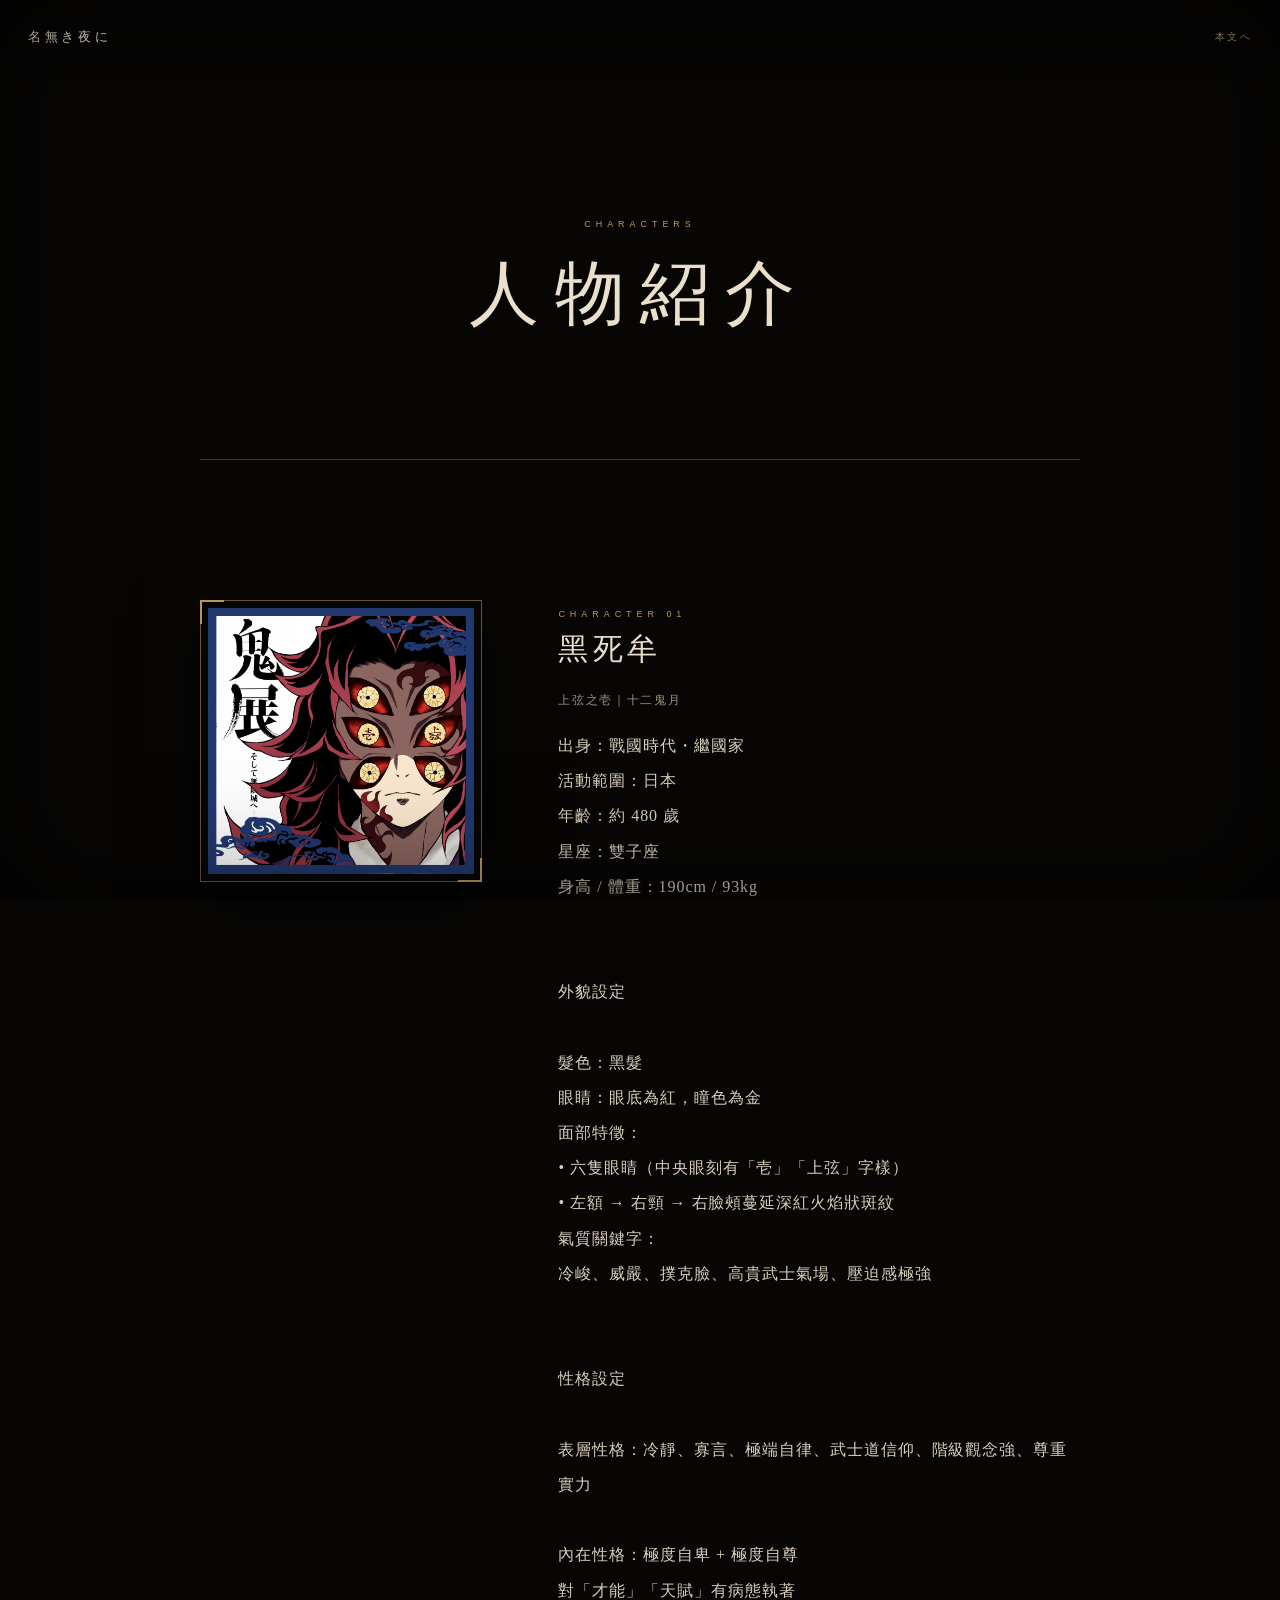
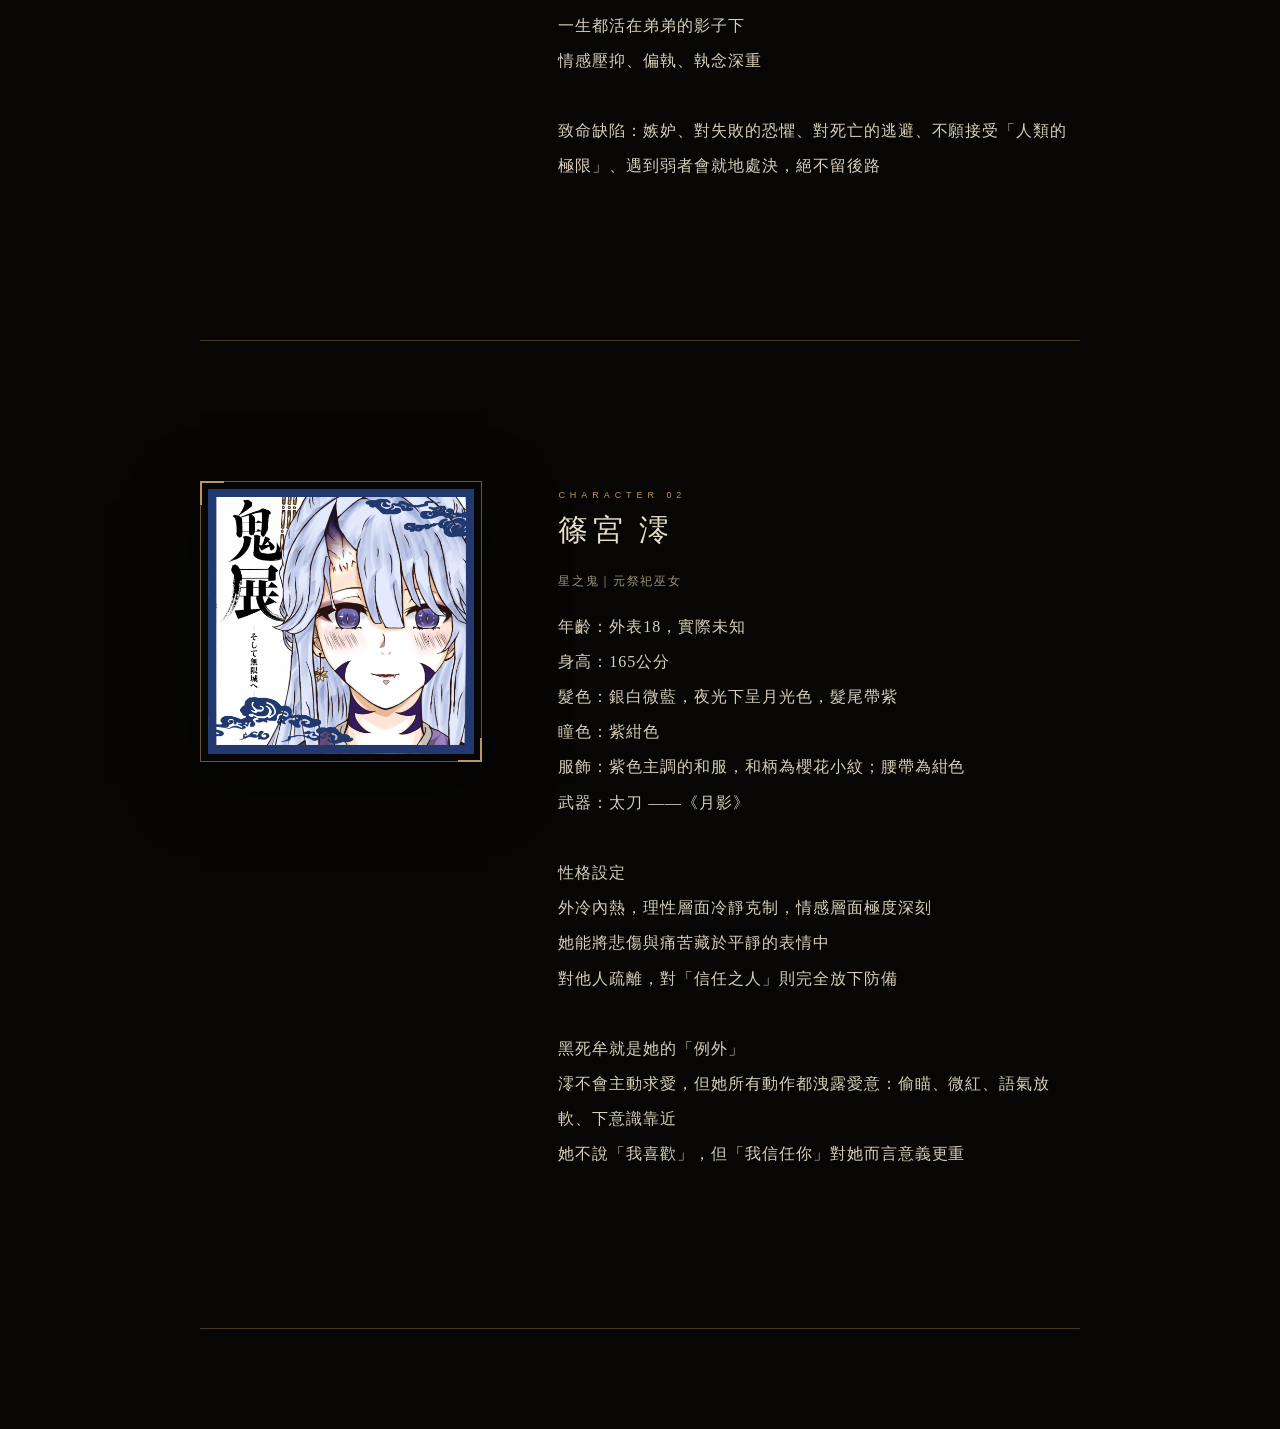
<file: characters.html>
<!doctype html>
<html lang="zh-Hant">
<head>
  <meta charset="utf-8">
  <meta name="viewport" content="width=device-width,initial-scale=1">
  <title>名無き夜に｜人物介紹</title>
  <link rel="stylesheet" href="style.css">
</head>
<body class="character-page">
  <header class="site-header">
    <a class="site-title" href="index.html">名無き夜に</a>
    <a class="back-link" href="index.html">本文へ</a>
  </header>

  <main class="character-main">
    <header class="character-heading reveal visible">
      <p>CHARACTERS</p>
      <h1>人物紹介</h1>
    </header>

    <section class="character-card reveal">
      <div class="character-image">
        <img src="images/kokushiboFA.jpeg" alt="黑死牟">
      </div>
      <div>
        <p class="character-en">CHARACTER 01</p>
        <h2>黑死牟</h2>
        <p class="character-meta">上弦之壱｜十二鬼月</p>
        <p class="character-text">出身：戰國時代・繼國家<br>
                                  活動範圍：日本<br>
                                  年齡：約 480 歲<br>
                                  星座：雙子座<br>
                                  身高 / 體重：190cm / 93kg<br><br>
                                  <br>
                                  外貌設定<br><br>
                                  髮色：黑髮<br>
                                  眼睛：眼底為紅，瞳色為金<br>
                                  面部特徵：<br>
                                  • 六隻眼睛（中央眼刻有「壱」「上弦」字樣）<br>
                                  • 左額 → 右頸 → 右臉頰蔓延深紅火焰狀斑紋<br>
                                  氣質關鍵字：<br>
                                  冷峻、威嚴、撲克臉、高貴武士氣場、壓迫感極強<br><br>
                                  <br>
                                  性格設定<br><br>
                                  表層性格：冷靜、寡言、極端自律、武士道信仰、階級觀念強、尊重實力<br>
                                  <br>內在性格：極度自卑 + 極度自尊<br>
                                  對「才能」「天賦」有病態執著<br>
                                  一生都活在弟弟的影子下<br>
                                  情感壓抑、偏執、執念深重<br><br>
                                  致命缺陷：嫉妒、對失敗的恐懼、對死亡的逃避、不願接受「人類的極限」、遇到弱者會就地處決，絕不留後路<br>
          </p>
      </div>
    </section>

    <section class="character-card reveal">
      <div class="character-image">
        <img src="images/mioFA.jpeg" alt="黑死牟">
      </div>
      <div>
      <div>
        <p class="character-en">CHARACTER 02</p>
        <h2>篠宮  澪</h2>
        <p class="character-meta">星之鬼｜元祭祀巫女</p>
        <p class="character-text">
                                  年齡：外表18，實際未知<br>
                                  身高：165公分<br>
                                  髮色：銀白微藍，夜光下呈月光色，髮尾帶紫<br>
                                  瞳色：紫紺色<br>
                                  服飾：紫色主調的和服，和柄為櫻花小紋；腰帶為紺色<br>
                                  武器：太刀 ——《月影》<br><br>
                                  性格設定<br>
                                  外冷內熱，理性層面冷靜克制，情感層面極度深刻<br>
                                  她能將悲傷與痛苦藏於平靜的表情中<br>
                                  對他人疏離，對「信任之人」則完全放下防備<br><br>
                                  黑死牟就是她的「例外」<br>
                                  澪不會主動求愛，但她所有動作都洩露愛意：偷瞄、微紅、語氣放軟、下意識靠近<br>
                                  她不說「我喜歡」，但「我信任你」對她而言意義更重<br>
        </p>
      </div>
    </section>
  </main>
  <script src="script.js"></script>
</body>
</html>
</file>
<file: style.css>
:root{--bg:#070605;--paper:#e9dfca;--muted:#a99b82;--gold:#b9985e;--red:#761b17;--line:rgba(185,152,94,.34);--ease:cubic-bezier(.19,1,.22,1)}
*{box-sizing:border-box}html{scroll-behavior:smooth;background:var(--bg);scroll-padding-top:82px}body{margin:0;background:var(--bg);color:var(--paper);font-family:"Yu Mincho","Hiragino Mincho ProN","Noto Serif TC",serif;letter-spacing:.06em;overflow-x:hidden}a{color:inherit;text-decoration:none}body::before{content:"";position:fixed;inset:0;z-index:-2;pointer-events:none;background:radial-gradient(circle at 50% 15%,rgba(118,27,23,.13),transparent 35%),repeating-linear-gradient(90deg,transparent 0 64px,rgba(185,152,94,.018) 65px),#070605}body::after{content:"";position:fixed;inset:0;z-index:100;pointer-events:none;box-shadow:inset 0 0 120px #0009}
.site-header{position:fixed;z-index:60;top:0;left:0;right:0;height:74px;padding:0 28px;display:flex;align-items:center;justify-content:space-between;background:linear-gradient(#070605ee,#07060599,transparent);border-bottom:1px solid #b9985e1f}.brand{display:flex;align-items:center;gap:14px}.brand-moon{display:grid;place-items:center;width:46px;height:46px;border:1px solid #76251e;border-radius:50%;font-size:14px;color:#b9985e}.site-title{font-size:13px;letter-spacing:.28em}.menu-toggle{position:fixed;opacity:0;pointer-events:none}.menu-button{width:46px;height:46px;display:grid;align-content:center;gap:6px;cursor:pointer;user-select:none}.menu-button span{display:block;width:28px;height:1px;margin-left:auto;background:var(--paper);transition:.45s var(--ease)}.menu-toggle:checked+.menu-button span:nth-child(1){transform:translateY(7px) rotate(45deg)}.menu-toggle:checked+.menu-button span:nth-child(2){opacity:0;transform:translateX(10px)}.menu-toggle:checked+.menu-button span:nth-child(3){transform:translateY(-7px) rotate(-45deg)}
.drawer{position:fixed;z-index:55;top:0;right:0;width:min(460px,90vw);height:100dvh;background:#090806fa;border-left:1px solid var(--line);transform:translateX(105%);transition:transform .65s var(--ease);overflow:hidden}.drawer-inner{height:100%;padding:92px 48px 48px;overflow-y:auto;overscroll-behavior:contain;scrollbar-width:thin;scrollbar-color:#665033 transparent}.drawer-label{font:10px Arial,sans-serif;letter-spacing:.5em;color:var(--gold);margin:0 0 28px}.menu-link{display:flex;align-items:center;gap:18px;padding:16px 0;border-bottom:1px solid #ffffff0e;font-size:15px;letter-spacing:.16em;color:#918778;transition:.3s}.menu-link span{font:10px Arial,sans-serif;color:#6f6048;min-width:22px}.menu-link small{margin-left:auto;font:8px Arial,sans-serif;letter-spacing:.18em;color:#655b4d}.menu-link:hover,.menu-link.active{color:var(--paper);padding-left:8px}.menu-link.external{margin-top:24px;color:#c8b996}.menu-group{border-bottom:1px solid #ffffff08}.menu-group>.menu-link{border-bottom:0}.submenu{padding:0 10px 14px 40px}.submenu-link{display:block;position:relative;padding:7px 8px 7px 15px;color:#736b60;font-size:10px;line-height:1.55;letter-spacing:.06em;transition:.25s}.submenu-link::before{content:"";position:absolute;left:0;top:50%;width:7px;height:1px;background:#54442f}.submenu-link:hover,.submenu-link.active{color:#dbc69e;transform:translateX(3px)}.submenu-link.active::before{width:11px;background:#9d2d22}.drawer-backdrop{position:fixed;z-index:54;inset:0;background:#000a;opacity:0;visibility:hidden;transition:.45s;cursor:pointer}
/* checkbox is inside header, drawer is later: use :has() with fallback JS class */
body:has(#menu-toggle:checked) .drawer, body.menu-open .drawer{transform:none}body:has(#menu-toggle:checked) .drawer-backdrop, body.menu-open .drawer-backdrop{opacity:1;visibility:visible}
.opening{
  height: 100svh;
  min-height: 900px;

  display: grid;
  place-items: center;

  position: relative;

  /* 原本是 hidden，改掉 */
  overflow: visible;

  background:
    radial-gradient(
      circle at center,
      #21110d 0,
      #0b0806 38%,
      #050504 78%
    );
}
  .opening::before,
  .opening::after{content:"";position:absolute;width:58vw;height:1px;background:linear-gradient(90deg,transparent,var(--gold),transparent);opacity:.25}
  .opening::before{transform:rotate(34deg)}
  .opening::after{transform:rotate(-34deg)}
  .opening-content{text-align:center;position:relative;z-index:2;padding:24px}
  .small-en{font:9px Arial,sans-serif;letter-spacing:.55em;color:var(--gold)}
  .opening h1{font-weight:500;font-size:clamp(48px,9vw,104px);letter-spacing:.18em;margin:28px 0 8px;text-shadow:0 10px 30px #000}
  .hero-subtitle{display:flex;align-items:center;justify-content:center;gap:24px;color:#cdbb99;letter-spacing:.42em}
  .hero-subtitle i{display:block;width:56px;height:1px;background:#9a8054}.opening-copy{margin-top:72px;color:#cbbfa9;font-size:13px;line-height:2;letter-spacing:.16em}.hero-date{margin:60px 0 0;font-size:clamp(30px,4vw,54px);letter-spacing:.14em;color:#d0b579}.scroll-guide{position:absolute;bottom:24px;right:28px;display:flex;flex-direction:column;align-items:center;gap:10px;font:8px Arial,sans-serif;letter-spacing:.25em;color:var(--muted);writing-mode:vertical-rl}.scroll-guide i{display:block;width:1px;height:65px;background:linear-gradient(var(--gold),transparent);animation:scroll 2s infinite}@keyframes scroll{0%{transform:scaleY(0);transform-origin:top}50%{transform:scaleY(1);transform-origin:top}51%{transform-origin:bottom}100%{transform:scaleY(0);transform-origin:bottom}}
.chapter-boundary,.chapter-transition{height:170px;display:flex;align-items:center;justify-content:center;gap:20px}.chapter-boundary i,.chapter-transition span{height:1px;width:min(220px,28vw);background:linear-gradient(90deg,transparent,var(--line))}.chapter-boundary i:last-child,.chapter-transition span:last-child{background:linear-gradient(90deg,var(--line),transparent)}.chapter-boundary b,.chapter-transition i{font-style:normal;font-weight:400;font-size:8px;color:var(--gold)}.chapter-transition{height:240px}.chapter-transition i{animation:diamond 3s ease-in-out infinite}@keyframes diamond{50%{transform:rotate(45deg) scale(1.6);color:var(--red)}}
.chapter{width:min(920px,88vw);margin:auto;min-height:80svh;padding:80px 0 150px}.chapter-number{text-align:center;color:var(--gold);font-size:12px;letter-spacing:.35em;margin-bottom:72px}.chapter-number span{display:block;margin-top:12px;font:8px Arial,sans-serif;letter-spacing:.5em;color:#756b5c}.prose{width:min(680px,100%);margin:auto}.prose h2{text-align:center;font-size:clamp(25px,4vw,38px);font-weight:500;letter-spacing:.18em;margin:0 0 64px}.prose h2::after{content:"";display:block;width:1px;height:45px;background:linear-gradient(var(--red),transparent);margin:24px auto}.prose p{font-size:16px;line-height:2.35;letter-spacing:.08em;margin:0 0 2em;color:#ddd3c1;text-align:justify}.story-section-title{margin:90px 0 42px;padding:22px 0;text-align:center;font-size:18px;font-weight:500;line-height:1.8;color:#d6c4a1;border-top:1px solid #6f58345c;border-bottom:1px solid #6f58345c;scroll-margin-top:100px}.story-section-title:first-child{margin-top:0}.story-line.dialogue{color:#eadfc9}.para-gap{height:18px}.gap-2{height:38px}
.reveal{opacity:1!important;transform:none!important;filter:none!important}
.reveal.animate-in{animation:softIn 1.15s var(--ease) both}
@keyframes softIn{
  0%{opacity:.08;transform:translateY(34px) scale(.992);filter:blur(7px)}
  45%{opacity:.65;filter:blur(2px)}
  100%{opacity:1;transform:none;filter:none}
}to{opacity:1;transform:none;filter:none}
.page-transition{position:fixed;z-index:90;inset:0;background:var(--bg);transform:scaleY(0);transform-origin:bottom;pointer-events:none}.page-transition.play{animation:wipe 1.05s var(--ease)}@keyframes wipe{0%{transform:scaleY(0)}45%{transform:scaleY(1)}55%{transform:scaleY(1)}100%{transform:scaleY(0)}}footer{text-align:center;padding:90px 20px;font:8px Arial,sans-serif;letter-spacing:.6em;color:#5d5549;border-top:1px solid #ffffff08}
.back-link{font-size:10px;letter-spacing:.25em;color:var(--gold)}.character-main{width:min(880px,88vw);margin:auto;padding:150px 0 100px}.character-heading{text-align:center;padding:60px 0 100px}.character-heading p,.character-en{font:9px Arial,sans-serif;letter-spacing:.55em;color:var(--gold)}.character-heading h1{font-size:clamp(38px,7vw,70px);font-weight:500;letter-spacing:.22em;margin:18px 0}.character-card{display:grid;grid-template-columns:90px 1fr;gap:38px;padding:70px 0;border-top:1px solid var(--line)}.character-card:last-child{border-bottom:1px solid var(--line)}.character-index{font-size:48px;color:#7e241d;opacity:.75}.character-card h2{font-size:30px;font-weight:500;letter-spacing:.15em;margin:10px 0 18px}.character-meta{color:#9f927d;font-size:12px;letter-spacing:.14em}.character-text{line-height:2.2;color:#d8cebb;max-width:620px}
@media(max-width:650px){.site-header{height:64px;padding:0 18px}
.brand{
  display: flex;
  align-items: center;
  gap: 14px;
}

.brand-moon{
  display: block;

  width: 46px;
  height: 46px;

  border: none;
  border-radius: 0;

  overflow: visible;
}

.brand-moon img{
  display: block;

  width: 46px;
  height: 46px;

  object-fit: contain;

  opacity: 1;
  visibility: visible;
}

.site-title{
  font-size: 13px;
  letter-spacing: .28em;
}.site-title{font-size:11px;letter-spacing:.2em}.opening h1{letter-spacing:.08em}.small-en{font-size:7px;letter-spacing:.35em}.opening-copy{margin-top:55px;padding:0 14px;font-size:11px}.hero-date{margin-top:45px}.scroll-guide{right:14px}.drawer{width:92vw}.drawer-inner{padding:78px 28px 38px}.submenu{padding-left:32px}.submenu-link{font-size:11px;padding-top:8px;padding-bottom:8px}.chapter{width:84vw;padding:70px 0 100px}.prose p{font-size:15px;line-height:2.2;text-align:left}.story-section-title{font-size:16px;margin:70px 0 34px}.chapter-transition{height:170px}.character-card{grid-template-columns:1fr;gap:12px}.character-index{font-size:34px}}
@media(prefers-reduced-motion:reduce){html{scroll-behavior:auto}.scroll-guide i,.chapter-transition i,.reveal.animate-in{animation:none}}


/* Fail-safe animated entrance: nothing is hidden until an animation class is applied. */
.opening-content.hero-enter{
  animation:heroEnter 1.8s var(--ease) both;
}
.opening-frame.frame-enter{
  animation:frameEnter 2.1s var(--ease) both;
}
.site-header.header-enter{
  animation:headerEnter 1.1s var(--ease) both;
}
.scroll-guide.scroll-enter{
  animation:scrollGuideEnter 1.4s 1.1s var(--ease) both;
}

@keyframes heroEnter{
  0%{opacity:.03;transform:translateY(24px) scale(.985);filter:blur(14px)}
  38%{opacity:.5;filter:blur(7px)}
  100%{opacity:1;transform:none;filter:none}
}
@keyframes frameEnter{
  0%{opacity:0;transform:scale(.94)}
  100%{opacity:1;transform:scale(1)}
}
@keyframes headerEnter{
  0%{opacity:0;transform:translateY(-18px)}
  100%{opacity:1;transform:none}
}
@keyframes scrollGuideEnter{
  from{opacity:0;transform:translateY(-10px)}
  to{opacity:1;transform:none}
}

/* Section title animation is independent from body text. */
.story-section-title.section-enter{
  animation:sectionTitleEnter 1.15s var(--ease) both;
}
@keyframes sectionTitleEnter{
  0%{opacity:.08;letter-spacing:.32em;transform:translateY(24px);filter:blur(5px)}
  100%{opacity:1;letter-spacing:.06em;transform:none;filter:none}
}

/* Chapter title gets a slightly grander entrance. */
.chapter-number.chapter-enter,
.prose>h2.chapter-enter{
  animation:chapterTitleEnter 1.35s var(--ease) both;
}
@keyframes chapterTitleEnter{
  0%{opacity:.04;transform:translateY(28px);filter:blur(8px)}
  60%{opacity:.72}
  100%{opacity:1;transform:none;filter:none}
}

/* Paragraphs rise in with a tiny stagger; still visible if JS fails. */
.story-line.line-enter{
  animation:lineEnter .9s var(--ease) both;
}
@keyframes lineEnter{
  0%{opacity:.08;transform:translateY(18px);filter:blur(3px)}
  100%{opacity:1;transform:none;filter:none}
}

/* Separator breathes as the reader reaches a new chapter. */
.chapter-transition.transition-enter span{
  animation:lineGrow 1.2s var(--ease) both;
}
.chapter-transition.transition-enter i{
  animation:diamondFlash 1.3s .15s var(--ease) both;
}
@keyframes lineGrow{
  from{opacity:0;transform:scaleX(0)}
  to{opacity:1;transform:scaleX(1)}
}
@keyframes diamondFlash{
  0%{opacity:0;transform:rotate(0) scale(.2)}
  60%{opacity:1;transform:rotate(45deg) scale(1.45);color:#a12d24}
  100%{opacity:1;transform:rotate(0) scale(1);color:var(--gold)}
}

@media(prefers-reduced-motion:reduce){
  .opening-content.hero-enter,
  .opening-frame.frame-enter,
  .site-header.header-enter,
  .scroll-guide.scroll-enter,
  .story-section-title.section-enter,
  .chapter-number.chapter-enter,
  .prose>h2.chapter-enter,
  .story-line.line-enter,
  .chapter-transition.transition-enter span,
  .chapter-transition.transition-enter i{
    animation:none!important;
  }
}
.story-image{
  position: relative;

  width: min(900px, 88vw);
  margin: 70px auto;
  padding: 8px;

  border: 1px solid rgba(185,152,94,.55);

  box-shadow:
    0 18px 60px rgba(0,0,0,.45);
}


.story-image img{
  display: block;

  width: 100%;
  height: auto;
}

.story-image.ornate::before,
.story-image.ornate::after{
  content: "";

  position: absolute;

  width: 24px;
  height: 24px;

  pointer-events: none;
}

.story-image.ornate::before{
  top: -1px;
  left: -1px;

  border-top: 2px solid #b9985e;
  border-left: 2px solid #b9985e;
}

.story-image.ornate::after{
  right: -1px;
  bottom: -1px;

  border-right: 2px solid #b9985e;
  border-bottom: 2px solid #b9985e;
}

@media(max-width: 650px){
  .story-image{
    width: 88vw;
    margin: 45px auto;
    padding: 5px;
  }

  .story-image.ornate::before,
  .story-image.ornate::after{
    width: 18px;
    height: 18px;
  }
}

/* ================================
   人物介紹
================================ */

.character-card{
  position: relative;

  display: grid;
  grid-template-columns: minmax(180px, 32%) minmax(0, 1fr);

  column-gap: clamp(35px, 6vw, 90px);

  width: 100%;

  /* 每個人物上下留白 */
  padding: 140px 0;

  border-top: 1px solid var(--line);

  align-items: stretch;
}


/* 最後一個人物底線 */
.character-card:last-child{
  border-bottom: 1px solid var(--line);
}


/* ================================
   左側圖片區
================================ */

.character-visual{
  position: relative;
  width: 100%;

  /* 不要寫 height: 100% */
}


/* ================================
   人物圖片＋金框
================================ */

.character-image{
  position: sticky;

  top: 100px;

  width: 100%;
  max-width: 360px;

  /* 關鍵：框只包住圖片 */
  height: fit-content;
  align-self: start;

  margin-left: auto;
  margin-right: 0;

  padding: 7px;

  box-sizing: border-box;

  border: 1px solid rgba(185, 152, 94, .55);

  background: #070605;

  box-shadow:
    0 20px 60px rgba(0, 0, 0, .5);

  z-index: 2;
}


/* 圖片本體 */

.character-image img{
  display: block;

  width: 100%;
  height: auto;

  max-width: 100%;

  object-fit: contain;
}


/* ================================
   金色角落裝飾
================================ */

.character-image::before,
.character-image::after{
  content: "";

  position: absolute;

  width: 22px;
  height: 22px;

  pointer-events: none;
}


.character-image::before{
  top: -1px;
  left: -1px;

  border-top: 2px solid #b9985e;
  border-left: 2px solid #b9985e;
}


.character-image::after{
  right: -1px;
  bottom: -1px;

  border-right: 2px solid #b9985e;
  border-bottom: 2px solid #b9985e;
}

/* ================================
   右側人物文字
================================ */

.character-info{
  min-width: 0;

  padding-top: 20px;
}


.character-info h2{
  margin: 12px 0 18px;

  font-size: clamp(26px, 3vw, 38px);

  font-weight: 500;

  letter-spacing: .15em;
}


.character-meta{
  color: #9f927d;

  font-size: 12px;

  line-height: 2;

  letter-spacing: .14em;
}


.character-text{
  max-width: 620px;

  color: #d8cebb;

  font-size: 16px;

  line-height: 2.2;
}


/* ================================
   平板 / 小視窗
================================ */

@media(max-width: 900px){

  .character-card{
    /*
      左側不再用固定 px，
      視窗縮小時圖片跟著縮
    */
    grid-template-columns:
      minmax(140px, 30vw)
      minmax(0, 1fr);

    column-gap: clamp(25px, 5vw, 50px);

    padding: 110px 0;
  }


  .character-image{
    width: 100%;

    max-width: 280px;

    /*
      小視窗時不要硬算 50vh，
      保證至少離頂部一段距離
    */
    top: 100px;
  }

}


/* ================================
   手機
================================ */

@media(max-width: 650px){

  .character-card{
    /*
      仍然維持：
      圖片左、文字右
    */
    grid-template-columns:
      minmax(90px, 30vw)
      minmax(0, 1fr);

    column-gap: 20px;

    padding: 80px 0;
  }


  .character-visual{
    width: 100%;
  }


  .character-image{
    width: 100%;

    max-width: 150px;

    /*
      手機 Header 約 64px，
      所以固定在它下面
    */
    top: 85px;

    padding: 4px;
  }


  .character-image::before,
  .character-image::after{
    width: 14px;
    height: 14px;
  }


  .character-info{
    padding-top: 0;
  }


  .character-info h2{
    font-size: clamp(20px, 6vw, 27px);

    margin-top: 8px;

    /*
      避免名字太長把版面撐爆
    */
    overflow-wrap: anywhere;
  }


  .character-meta{
    font-size: 10px;

    line-height: 1.9;
  }


  .character-text{
    font-size: 13px;

    line-height: 2;
  }

}


/* ================================
   超小手機
================================ */

@media(max-width: 390px){

  .character-card{
    grid-template-columns:
      minmax(80px, 28vw)
      minmax(0, 1fr);

    column-gap: 16px;
  }


  .character-image{
    max-width: 110px;
  }

}

/* ================================
   左上角 LOGO
================================ */

.brand{
  display: flex;
  align-items: center;
  gap: 14px;
}


/* 把原本的圓圈樣式完全覆蓋 */

.brand .brand-moon{
  display: block;

  width: 70px;
  height: 70px;

  border: none;
  border-radius: 0;

  overflow: visible;

  flex-shrink: 0;
}


.brand .brand-moon img{
  display: block;

  width: 100%;
  height: 100%;

  object-fit: contain;

  opacity: 1;
  visibility: visible;
}


/* 手機 */

@media(max-width:650px){

  .brand .brand-moon{
    width: 38px;
    height: 38px;
  }

}
.hero-logo{
  width: clamp(200px, 20vw, 300px);
  margin: 0 auto 25px;

  display: flex;
  justify-content: center;
  align-items: center;
}

.hero-logo img{
  display: block;

  width: 100%;
  height: auto;

  object-fit: contain;
}
.site-header{
  border-bottom: none;
}
</file>
